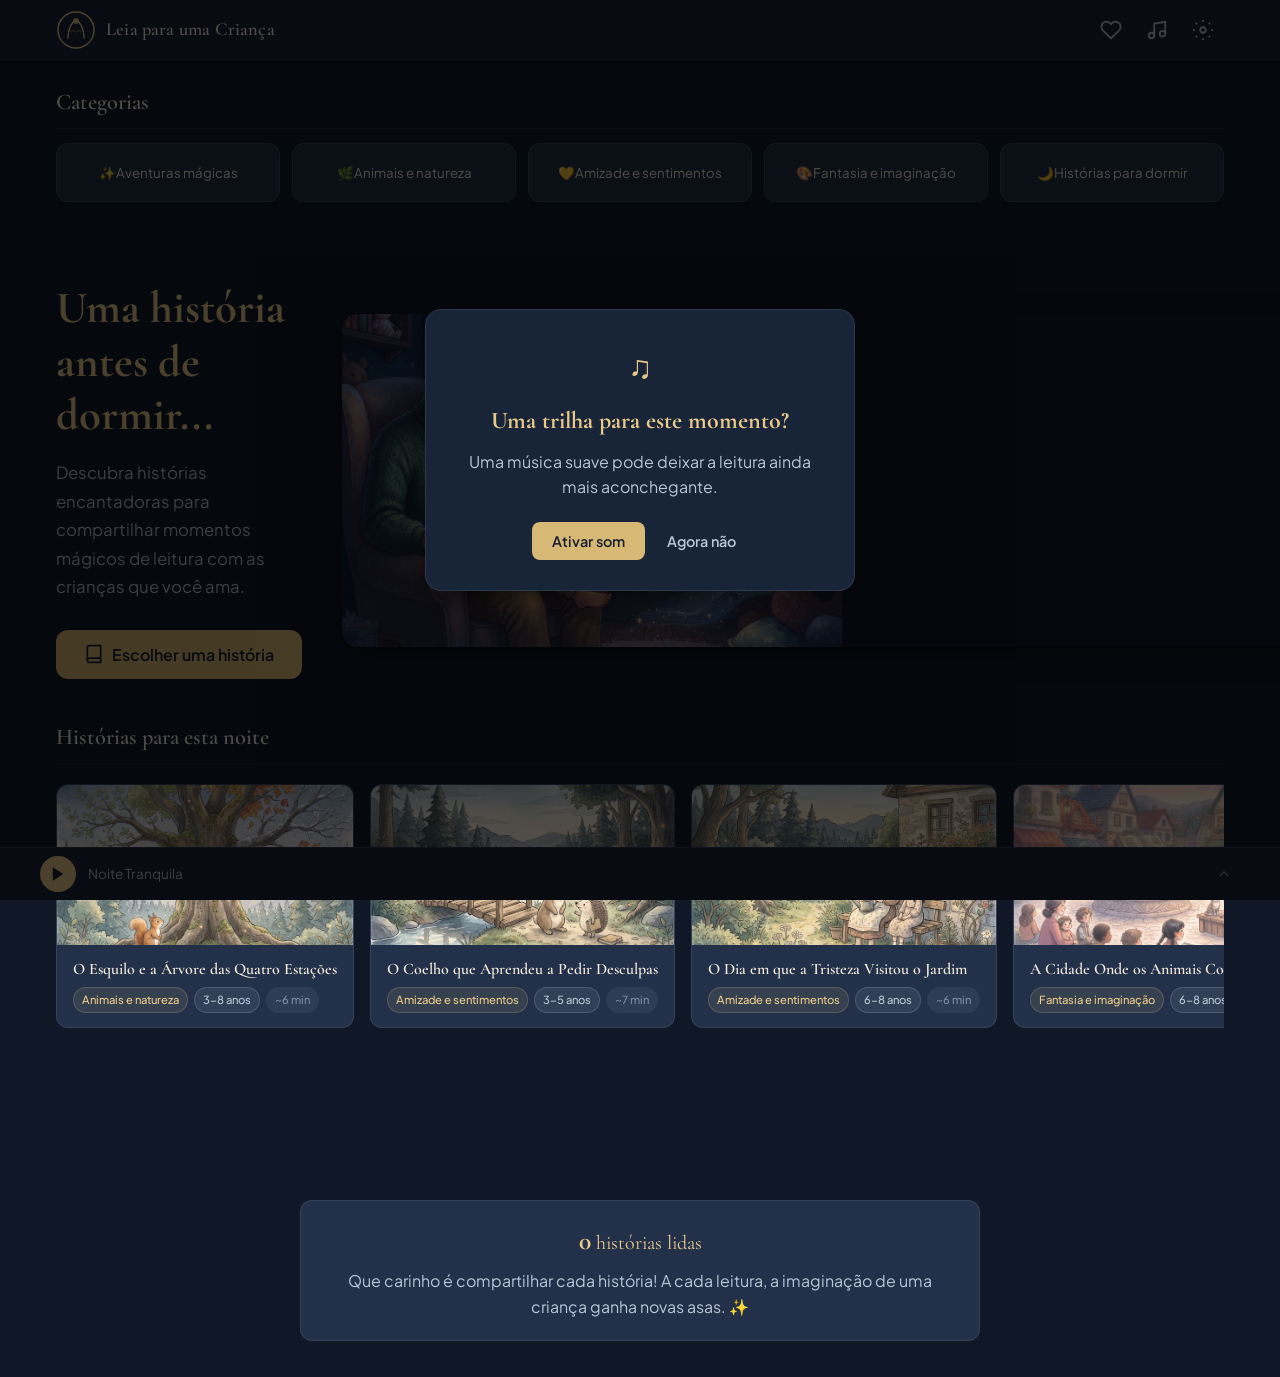
<file: index.html>
<!DOCTYPE html>
<html lang="pt-BR">
<head>
  <meta charset="UTF-8">
  <meta name="viewport" content="width=device-width, initial-scale=1.0">
  <meta name="description" content="Leia para uma Criança — Uma biblioteca digital de histórias infantis para ler antes de dormir.">
  <meta name="theme-color" content="#101827">
  <meta name="apple-mobile-web-app-capable" content="yes">
  <meta name="apple-mobile-web-app-status-bar-style" content="black-translucent">
  <title>Leia para uma Criança</title>
  <link rel="manifest" href="manifest.json">
  <link rel="icon" type="image/svg+xml" href="assets/icons/book-moon.svg">
  <link rel="preconnect" href="https://fonts.googleapis.com">
  <link rel="preconnect" href="https://fonts.gstatic.com" crossorigin>
  <link href="https://fonts.googleapis.com/css2?family=Cormorant+Garamond:ital,wght@0,400;0,600;0,700;1,400;1,600&family=Lora:ital,wght@0,400;0,500;0,600;0,700;1,400;1,500&family=Plus+Jakarta+Sans:wght@400;500;600;700&display=swap" rel="stylesheet">
  <link rel="stylesheet" href="css/style.css">
  <link rel="stylesheet" href="css/components.css">
  <link rel="stylesheet" href="css/reader.css">
</head>
<body data-theme="dark">
  <!-- ==================== HEADER ==================== -->
  <header class="app-header" id="appHeader">
    <div class="header-inner">
      <a href="#" class="logo" id="logoLink" aria-label="Página inicial">
        <svg class="logo-icon" viewBox="0 0 40 40" width="40" height="40" aria-hidden="true">
          <circle cx="20" cy="20" r="18" fill="none" stroke="#E8C98A" stroke-width="1.5"/>
          <path d="M12 28 C12 18, 16 12, 20 10 C24 12, 28 18, 28 28" fill="none" stroke="#E8C98A" stroke-width="1.5" stroke-linecap="round"/>
          <circle cx="20" cy="11" r="3" fill="#E8C98A" opacity="0.8"/>
          <path d="M14 22 Q17 19, 20 22 Q23 19, 26 22" fill="none" stroke="#E8C98A" stroke-width="1" opacity="0.5"/>
        </svg>
        <span class="logo-text">Leia para uma Criança</span>
      </a>
      <nav class="header-nav">
        <button class="nav-btn" id="btnFavoritesNav" aria-label="Favoritos" title="Favoritos">
          <svg width="22" height="22" viewBox="0 0 24 24" fill="none" stroke="currentColor" stroke-width="2"><path d="M20.84 4.61a5.5 5.5 0 0 0-7.78 0L12 5.67l-1.06-1.06a5.5 5.5 0 0 0-7.78 7.78l1.06 1.06L12 21.23l7.78-7.78 1.06-1.06a5.5 5.5 0 0 0 0-7.78z"/></svg>
        </button>
        <button class="nav-btn" id="btnMusicNav" aria-label="Músicas" title="Central de músicas">
          <svg width="22" height="22" viewBox="0 0 24 24" fill="none" stroke="currentColor" stroke-width="2"><path d="M9 18V5l12-2v13"/><circle cx="6" cy="18" r="3"/><circle cx="18" cy="16" r="3"/></svg>
          <span class="music-indicator" id="musicIndicator" hidden></span>
        </button>
        <button class="nav-btn" id="btnSettingsNav" aria-label="Preferências" title="Preferências">
          <svg width="22" height="22" viewBox="0 0 24 24" fill="none" stroke="currentColor" stroke-width="2"><circle cx="12" cy="12" r="3"/><path d="M12 1v2M12 21v2M4.22 4.22l1.42 1.42M18.36 18.36l1.42 1.42M1 12h2M21 12h2M4.22 19.78l1.42-1.42M18.36 5.64l1.42-1.42"/></svg>
        </button>
      </nav>
    </div>
  </header>

  <!-- ==================== MAIN CONTENT ==================== -->
  <main class="main-content" id="mainContent">
    <section class="home-section category-section-global" id="categorySection">
      <h2 class="section-title">Categorias</h2>
      <div class="categories-grid" id="categoriesGrid"></div>
    </section>
    
    <!-- ===== HOME PAGE ===== -->
    <section class="page page-home active" id="pageHome">
      <div class="hero">
        <div class="hero-content">
          <h1 class="hero-title">Uma história antes de dormir...</h1>
          <p class="hero-subtitle">Descubra histórias encantadoras para compartilhar momentos mágicos de leitura com as crianças que você ama.</p>
          <button class="btn btn-primary btn-lg" id="btnChooseStory">
            <svg width="20" height="20" viewBox="0 0 24 24" fill="none" stroke="currentColor" stroke-width="2"><path d="M4 19.5A2.5 2.5 0 0 1 6.5 17H20"/><path d="M6.5 2H20v20H6.5A2.5 2.5 0 0 1 4 19.5v-15A2.5 2.5 0 0 1 6.5 2z"/></svg>
            Escolher uma história
          </button>
        </div>
        <div class="hero-illustration">
          <div class="hero-img-placeholder" id="heroIllustration">
            <img src="assets/illustrations/tela_inicio.jpg" alt="Aventura sonhadora em aquarela sob a luz da lua" fetchpriority="high">
          </div>
        </div>
      </div>

      <!-- Continue reading -->
      <section class="home-section" id="sectionContinue" hidden>
        <h2 class="section-title">Continue de onde parou</h2>
        <div class="story-cards-row" id="continueCards"></div>
      </section>

      <!-- Tonight's stories -->
      <section class="home-section" id="sectionTonight">
        <h2 class="section-title">Histórias para esta noite</h2>
        <div class="story-cards-row" id="tonightCards"></div>
      </section>

    </section>

    <!-- ===== LIBRARY PAGE ===== -->
    <section class="page page-library" id="pageLibrary">
      <div class="library-header">
        <h2 class="page-title">Biblioteca</h2>
        <div class="library-controls">
          <div class="search-box">
            <svg width="18" height="18" viewBox="0 0 24 24" fill="none" stroke="currentColor" stroke-width="2"><circle cx="11" cy="11" r="8"/><path d="m21 21-4.35-4.35"/></svg>
            <input type="search" id="searchInput" placeholder="Buscar história..." aria-label="Buscar história">
          </div>
          <div class="filter-row">
            <select id="filterCategory" aria-label="Filtrar por categoria">
              <option value="">Todas as categorias</option>
              <option value="Aventuras mágicas">Aventuras mágicas</option>
              <option value="Animais e natureza">Animais e natureza</option>
              <option value="Amizade e sentimentos">Amizade e sentimentos</option>
              <option value="Fantasia e imaginação">Fantasia e imaginação</option>
              <option value="Histórias para dormir">Histórias para dormir</option>
            </select>
            <select id="filterAge" aria-label="Filtrar por idade">
              <option value="">Todas as idades</option>
              <option value="3-5">3 a 5 anos</option>
              <option value="6-8">6 a 8 anos</option>
              <option value="3-8">3 a 8 anos</option>
            </select>
            <select id="sortStories" aria-label="Ordenar histórias">
              <option value="original">Ordem da coleção</option>
              <option value="title">Nome A–Z</option>
              <option value="duration">Leitura mais curta</option>
            </select>
            <button class="btn btn-sm btn-outline" id="btnShowFavorites">
              <svg width="16" height="16" viewBox="0 0 24 24" fill="none" stroke="currentColor" stroke-width="2"><path d="M20.84 4.61a5.5 5.5 0 0 0-7.78 0L12 5.67l-1.06-1.06a5.5 5.5 0 0 0-7.78 7.78l1.06 1.06L12 21.23l7.78-7.78 1.06-1.06a5.5 5.5 0 0 0 0-7.78z"/></svg>
              Favoritos
            </button>
          </div>
        </div>
      </div>
      <div class="library-results" id="libraryResults">
        <p class="results-count" id="resultsCount"></p>
        <div class="story-cards-grid" id="storyCardsGrid"></div>
        <p class="no-results" id="noResults" hidden>Nenhuma história encontrada.</p>
      </div>
    </section>

    <!-- ===== READER PAGE ===== -->
    <section class="page page-reader" id="pageReader">
      <div class="reader-header">
        <button class="btn btn-ghost" id="btnBackLibrary" aria-label="Voltar à biblioteca">
          <svg width="20" height="20" viewBox="0 0 24 24" fill="none" stroke="currentColor" stroke-width="2"><path d="m15 18-6-6 6-6"/></svg>
          <span>Biblioteca</span>
        </button>
        <div class="reader-controls">
          <button class="btn btn-ghost btn-icon" id="btnReaderFav" aria-label="Favoritar" title="Favoritar">
            <svg width="20" height="20" viewBox="0 0 24 24" fill="none" stroke="currentColor" stroke-width="2"><path d="M20.84 4.61a5.5 5.5 0 0 0-7.78 0L12 5.67l-1.06-1.06a5.5 5.5 0 0 0-7.78 7.78l1.06 1.06L12 21.23l7.78-7.78 1.06-1.06a5.5 5.5 0 0 0 0-7.78z"/></svg>
          </button>
          <button class="btn btn-ghost btn-icon" id="btnFontControls" aria-label="Configurações de texto" title="Tamanho do texto">
            <svg width="20" height="20" viewBox="0 0 24 24" fill="none" stroke="currentColor" stroke-width="2"><text x="4" y="18" font-size="14" font-family="serif" fill="currentColor" stroke="none">A</text><text x="14" y="18" font-size="10" font-family="serif" fill="currentColor" stroke="none">A</text></svg>
          </button>
          <button class="btn btn-ghost btn-icon" id="btnThemeToggleReader" aria-label="Alternar tema" title="Alternar tema">
            <svg width="20" height="20" viewBox="0 0 24 24" fill="none" stroke="currentColor" stroke-width="2"><path d="M21 12.79A9 9 0 1 1 11.21 3 7 7 0 0 0 21 12.79z"/></svg>
          </button>
        </div>
      </div>

      <!-- Font control panel -->
      <div class="font-panel" id="fontPanel" hidden>
        <div class="font-panel-inner">
          <div class="font-control">
            <label>Tamanho da fonte</label>
            <div class="font-size-controls">
              <button class="btn btn-sm btn-outline" id="btnFontDecrease" aria-label="Diminuir fonte">A−</button>
              <span class="font-size-value" id="fontSizeValue">21px</span>
              <button class="btn btn-sm btn-outline" id="btnFontIncrease" aria-label="Aumentar fonte">A+</button>
            </div>
          </div>
          <div class="font-control">
            <label>Espaçamento entre linhas</label>
            <div class="font-size-controls">
              <button class="btn btn-sm btn-outline" id="btnSpacingDecrease" aria-label="Diminuir espaçamento">−</button>
              <span class="font-size-value" id="spacingValue">1.8</span>
              <button class="btn btn-sm btn-outline" id="btnSpacingIncrease" aria-label="Aumentar espaçamento">+</button>
            </div>
          </div>
        </div>
      </div>

      <article class="reader-content" id="readerContent">
        <div class="reader-illustration" id="readerIllustration"></div>
        <div class="reader-meta">
          <span class="badge badge-category" id="readerCategory"></span>
          <span class="badge badge-age" id="readerAge"></span>
          <span class="badge badge-time" id="readerTime"></span>
        </div>
        <h1 class="reader-title" id="readerTitle"></h1>
        <div class="reader-text" id="readerText"></div>
        <p class="reader-ending" aria-label="Fim da história">FIM</p>
        <div class="reader-complete-wrap">
          <button class="btn btn-primary" id="btnMarkStoryRead">✓ Marcar história como lida</button>
        </div>
      </article>

      <aside class="reading-progress" id="readingProgress" aria-label="Progresso da leitura" aria-hidden="true">
        <span class="reading-progress-track"><span class="reading-progress-thumb" id="readingProgressThumb"></span></span>
      </aside>

      <div class="reader-nav">
        <button class="btn btn-ghost" id="btnPrevStory" aria-label="História anterior">
          <svg width="18" height="18" viewBox="0 0 24 24" fill="none" stroke="currentColor" stroke-width="2"><path d="m15 18-6-6 6-6"/></svg>
          <span>Anterior</span>
        </button>
        <button class="btn btn-ghost" id="btnNextStory" aria-label="Próxima história">
          <span>Próxima</span>
          <svg width="18" height="18" viewBox="0 0 24 24" fill="none" stroke="currentColor" stroke-width="2"><path d="m9 18 6-6-6-6"/></svg>
        </button>
      </div>
    </section>

    <!-- ===== MUSIC PANEL (overlay) ===== -->
    <div class="music-panel" id="musicPanel" hidden>
      <div class="music-panel-backdrop" id="musicPanelBackdrop"></div>
      <div class="music-panel-content">
        <div class="music-panel-header">
          <h2>Central de Músicas</h2>
          <button class="btn btn-ghost btn-icon" id="btnCloseMusic" aria-label="Fechar">
            <svg width="22" height="22" viewBox="0 0 24 24" fill="none" stroke="currentColor" stroke-width="2"><path d="M18 6 6 18"/><path d="m6 6 12 12"/></svg>
          </button>
        </div>
        <div class="music-tracks" id="musicTracks"></div>
        <p class="audio-unavailable" id="audioUnavailable" role="status" hidden>As trilhas de áudio ainda não estão disponíveis neste projeto.</p>
        <button class="btn btn-sm btn-outline repeat-toggle" id="btnRepeat" type="button" aria-pressed="true">Repetir trilha: ligado</button>
        <div class="music-controls">
          <div class="volume-control">
            <svg width="18" height="18" viewBox="0 0 24 24" fill="none" stroke="currentColor" stroke-width="2"><polygon points="11 5 6 9 2 9 2 15 6 15 11 19 11 5"/><path d="M19.07 4.93a10 10 0 0 1 0 14.14"/><path d="M15.54 8.46a5 5 0 0 1 0 7.07"/></svg>
            <input type="range" id="volumeSlider" min="0" max="100" value="40" aria-label="Volume">
            <span class="volume-value" id="volumeValue">40%</span>
          </div>
          <div class="timer-control">
            <label>Temporizador</label>
            <div class="timer-buttons">
              <button class="btn btn-sm btn-outline timer-btn" data-time="15">15 min</button>
              <button class="btn btn-sm btn-outline timer-btn" data-time="30">30 min</button>
              <button class="btn btn-sm btn-outline timer-btn" data-time="45">45 min</button>
              <button class="btn btn-sm btn-outline timer-btn" data-time="60">60 min</button>
              <button class="btn btn-sm btn-outline timer-btn timer-cancel" data-time="0" hidden>Cancelar</button>
            </div>
            <p class="timer-status" id="timerStatus" hidden></p>
          </div>
        </div>
      </div>
    </div>

    <!-- ===== SETTINGS PANEL (overlay) ===== -->
    <div class="settings-panel" id="settingsPanel" hidden>
      <div class="settings-backdrop" id="settingsBackdrop"></div>
      <div class="settings-content">
        <div class="settings-header">
          <h2>Preferências</h2>
          <button class="btn btn-ghost btn-icon" id="btnCloseSettings" aria-label="Fechar">
            <svg width="22" height="22" viewBox="0 0 24 24" fill="none" stroke="currentColor" stroke-width="2"><path d="M18 6 6 18"/><path d="m6 6 12 12"/></svg>
          </button>
        </div>
        <div class="settings-body">
          <div class="setting-item">
            <label>Tema</label>
            <div class="toggle-group">
              <button class="toggle-btn active" data-theme="dark" id="themeDark">Noturno</button>
              <button class="toggle-btn" data-theme="light" id="themeLight">Claro</button>
            </div>
          </div>
          <div class="setting-item">
            <label>Tamanho da fonte</label>
            <div class="font-size-controls">
              <button class="btn btn-sm btn-outline" id="btnSettingFontDec">A−</button>
              <span class="font-size-value" id="settingFontSize">21px</span>
              <button class="btn btn-sm btn-outline" id="btnSettingFontInc">A+</button>
            </div>
          </div>
          <div class="setting-item">
            <label>Volume padrão</label>
            <input type="range" id="settingVolume" min="0" max="100" value="40" aria-label="Volume padrão">
            <span id="settingVolumeVal">40%</span>
          </div>
          <div class="setting-item">
            <label>Trilha preferida</label>
            <select id="settingTrack" aria-label="Trilha preferida">
              <option value="0">Noite Tranquila</option>
              <option value="1">Chuva na Janela</option>
              <option value="2">Floresta dos Sonhos</option>
              <option value="3">Caixinha de Música</option>
              <option value="4">Sono Profundo</option>
            </select>
          </div>
        </div>
      </div>
    </div>

    <section class="home-section reading-love" id="readingLove" aria-live="polite">
      <p><strong id="storiesReadCount">0</strong> histórias lidas</p>
      <span>Que carinho é compartilhar cada história! A cada leitura, a imaginação de uma criança ganha novas asas. ✨</span>
    </section>
  </main>

  <div class="sound-prompt" id="soundPrompt" hidden>
    <div class="sound-prompt-backdrop"></div>
    <section class="sound-prompt-card" role="dialog" aria-modal="true" aria-labelledby="soundPromptTitle">
      <span aria-hidden="true">♫</span>
      <h2 id="soundPromptTitle">Uma trilha para este momento?</h2>
      <p>Uma música suave pode deixar a leitura ainda mais aconchegante.</p>
      <div><button class="btn btn-primary" id="btnEnableSound">Ativar som</button><button class="btn btn-ghost" id="btnSkipSound">Agora não</button></div>
    </section>
  </div>

  <!-- ===== MINI PLAYER ===== -->
  <div class="mini-player" id="miniPlayer" hidden>
    <div class="mini-player-inner">
      <button class="mini-player-play" id="miniPlayerPlay" aria-label="Reproduzir/Pausar">
        <svg class="icon-play" width="18" height="18" viewBox="0 0 24 24" fill="currentColor"><polygon points="5 3 19 12 5 21 5 3"/></svg>
        <svg class="icon-pause" width="18" height="18" viewBox="0 0 24 24" fill="currentColor" hidden><rect x="6" y="4" width="4" height="16"/><rect x="14" y="4" width="4" height="16"/></svg>
      </button>
      <span class="mini-player-title" id="miniPlayerTitle">Noite Tranquila</span>
      <span class="mini-player-timer" id="miniPlayerTimer" hidden></span>
      <button class="mini-player-expand" id="miniPlayerExpand" aria-label="Abrir central de músicas">
        <svg width="16" height="16" viewBox="0 0 24 24" fill="none" stroke="currentColor" stroke-width="2"><path d="m18 15-6-6-6 6"/></svg>
      </button>
    </div>
  </div>

  <!-- ===== OFFLINE INDICATOR ===== -->
  <div class="offline-indicator" id="offlineIndicator" hidden>
    <svg width="16" height="16" viewBox="0 0 24 24" fill="none" stroke="currentColor" stroke-width="2"><line x1="1" y1="1" x2="23" y2="23"/><path d="M16.72 11.06A10.94 10.94 0 0 1 19 12.55"/><path d="M5 12.55a10.94 10.94 0 0 1 5.17-2.39"/><path d="M10.71 5.05A16 16 0 0 1 22.56 9"/><path d="M1.42 9a15.91 15.91 0 0 1 4.7-2.88"/><path d="M8.53 16.11a6 6 0 0 1 6.95 0"/><line x1="12" y1="20" x2="12.01" y2="20"/></svg>
    <span>Modo offline</span>
  </div>

  <script type="module" src="js/app.js"></script>
</body>
</html>
</file>
<file: css/style.css>
/* ============================================
   LEIA PARA UMA CRIANÇA — Main Styles
   ============================================ */

/* ---------- CSS Custom Properties ---------- */
:root {
  /* Dark theme (default) */
  --bg-primary: #101827;
  --bg-secondary: #182438;
  --bg-surface: #223149;
  --bg-surface-hover: #2a3d5a;
  --text-primary: #F4EBDD;
  --text-secondary: #B9C4D4;
  --text-muted: #7d8da0;
  --accent: #E8C98A;
  --accent-hover: #f0d69a;
  --btn-bg: #D8B875;
  --btn-text: #172033;
  --btn-hover: #e5c882;
  --border-color: rgba(184, 196, 212, 0.12);
  --shadow-sm: 0 1px 3px rgba(0,0,0,0.3);
  --shadow-md: 0 4px 12px rgba(0,0,0,0.4);
  --shadow-lg: 0 8px 24px rgba(0,0,0,0.5);
  --radius-sm: 8px;
  --radius-md: 12px;
  --radius-lg: 16px;
  --radius-xl: 20px;
  --transition: 0.2s ease;
  --font-serif: 'Cormorant Garamond', 'Lora', 'Georgia', serif;
  --font-body: 'Lora', 'Georgia', serif;
  --font-ui: 'Plus Jakarta Sans', 'Inter', -apple-system, BlinkMacSystemFont, sans-serif;
  --reader-font-size: 21px;
  --reader-line-height: 1.8;
  --header-height: 60px;
}

[hidden] {
  display: none !important;
}

[data-theme="light"] {
  --bg-primary: #F5F0E8;
  --bg-secondary: #EDE7DC;
  --bg-surface: #FFFFFF;
  --bg-surface-hover: #F8F4EE;
  --text-primary: #2C3E50;
  --text-secondary: #5A6B7D;
  --text-muted: #8896A7;
  --accent: #B8860B;
  --accent-hover: #D4A017;
  --btn-bg: #C4952F;
  --btn-text: #FFFFFF;
  --btn-hover: #D4A53F;
  --border-color: rgba(44, 62, 80, 0.12);
  --shadow-sm: 0 1px 3px rgba(0,0,0,0.08);
  --shadow-md: 0 4px 12px rgba(0,0,0,0.1);
  --shadow-lg: 0 8px 24px rgba(0,0,0,0.12);
}

/* ---------- Reset & Base ---------- */
*, *::before, *::after {
  box-sizing: border-box;
  margin: 0;
  padding: 0;
}

html {
  scroll-behavior: smooth;
  -webkit-text-size-adjust: 100%;
}

body {
  font-family: var(--font-ui);
  background-color: var(--bg-primary);
  color: var(--text-primary);
  line-height: 1.6;
  min-height: 100vh;
  overflow-x: hidden;
  transition: background-color var(--transition), color var(--transition);
}

img {
  max-width: 100%;
  height: auto;
  display: block;
}

button {
  cursor: pointer;
  border: none;
  background: none;
  font-family: inherit;
  color: inherit;
}

input, select {
  font-family: inherit;
  color: inherit;
}

a {
  color: var(--accent);
  text-decoration: none;
}

:focus-visible {
  outline: 2px solid var(--accent);
  outline-offset: 2px;
}

/* Reduced motion */
@media (prefers-reduced-motion: reduce) {
  *, *::before, *::after {
    animation-duration: 0.01ms !important;
    transition-duration: 0.01ms !important;
  }
  html { scroll-behavior: auto; }
}

/* ---------- Scrollbar ---------- */
::-webkit-scrollbar {
  width: 6px;
}
::-webkit-scrollbar-track {
  background: var(--bg-secondary);
}
::-webkit-scrollbar-thumb {
  background: var(--bg-surface);
  border-radius: 3px;
}

/* ---------- Header ---------- */
.app-header {
  position: fixed;
  top: 0;
  left: 0;
  right: 0;
  height: var(--header-height);
  background: var(--bg-secondary);
  border-bottom: 1px solid var(--border-color);
  z-index: 100;
  backdrop-filter: blur(10px);
  -webkit-backdrop-filter: blur(10px);
}

.header-inner {
  max-width: 1200px;
  margin: 0 auto;
  padding: 0 16px;
  height: 100%;
  display: flex;
  align-items: center;
  justify-content: space-between;
}

.logo {
  display: flex;
  align-items: center;
  gap: 10px;
  color: var(--text-primary);
  text-decoration: none;
}

.logo-icon {
  flex-shrink: 0;
}

.logo-text {
  font-family: var(--font-serif);
  font-size: 1.15rem;
  font-weight: 600;
  letter-spacing: 0.01em;
}

.header-nav {
  display: flex;
  align-items: center;
  gap: 4px;
}

.nav-btn {
  position: relative;
  width: 42px;
  height: 42px;
  display: flex;
  align-items: center;
  justify-content: center;
  border-radius: var(--radius-sm);
  color: var(--text-secondary);
  transition: color var(--transition), background var(--transition);
}

.nav-btn:hover, .nav-btn:focus-visible {
  color: var(--accent);
  background: var(--bg-surface);
}

.music-indicator {
  position: absolute;
  top: 8px;
  right: 8px;
  width: 8px;
  height: 8px;
  border-radius: 50%;
  background: var(--accent);
  animation: pulse 2s infinite;
}

@keyframes pulse {
  0%, 100% { opacity: 1; }
  50% { opacity: 0.4; }
}

/* ---------- Main Content ---------- */
.main-content {
  padding-top: var(--header-height);
  min-height: 100vh;
}

.page {
  display: none;
  padding: 24px 16px 100px;
  max-width: 1200px;
  margin: 0 auto;
}

.page.active {
  display: block;
}

/* ---------- Hero ---------- */
.hero {
  display: flex;
  align-items: center;
  justify-content: space-between;
  gap: 40px;
  padding: 48px 0 40px;
}

.hero-content {
  flex: 1;
  max-width: 520px;
}

.hero-title {
  font-family: var(--font-serif);
  font-size: clamp(1.8rem, 5vw, 2.8rem);
  font-weight: 700;
  line-height: 1.2;
  color: var(--accent);
  margin-bottom: 16px;
}

.hero-subtitle {
  font-size: 1.05rem;
  color: var(--text-secondary);
  line-height: 1.7;
  margin-bottom: 28px;
}

.hero-illustration {
  flex-shrink: 0;
}

.hero-img-placeholder {
  border-radius: var(--radius-lg);
  overflow: hidden;
  box-shadow: var(--shadow-lg);
}

.hero-img-placeholder img {
  display: block;
  width: min(100%, 500px);
  height: auto;
  aspect-ratio: 3 / 2;
  object-fit: cover;
}

/* ---------- Buttons ---------- */
.btn {
  display: inline-flex;
  align-items: center;
  justify-content: center;
  gap: 8px;
  padding: 10px 20px;
  font-size: 0.9rem;
  font-weight: 600;
  border-radius: var(--radius-sm);
  transition: all var(--transition);
  white-space: nowrap;
}

.btn-primary {
  background: var(--btn-bg);
  color: var(--btn-text);
}

.btn-primary:hover {
  background: var(--btn-hover);
  transform: translateY(-1px);
  box-shadow: var(--shadow-md);
}

.btn-lg {
  padding: 14px 28px;
  font-size: 1rem;
  border-radius: var(--radius-md);
}

.btn-sm {
  padding: 6px 12px;
  font-size: 0.8rem;
}

.btn-outline {
  border: 1px solid var(--border-color);
  color: var(--text-secondary);
  background: transparent;
}

.btn-outline:hover {
  border-color: var(--accent);
  color: var(--accent);
  background: rgba(232, 201, 138, 0.05);
}

.btn-outline.active {
  border-color: var(--accent);
  color: var(--accent);
  background: rgba(232, 201, 138, 0.1);
}

.btn-ghost {
  color: var(--text-secondary);
  padding: 8px 12px;
}

.btn-ghost:hover {
  color: var(--accent);
  background: rgba(232, 201, 138, 0.08);
}

.btn-icon {
  width: 40px;
  height: 40px;
  padding: 0;
  border-radius: var(--radius-sm);
}

/* ---------- Home Sections ---------- */
.home-section {
  margin-bottom: 40px;
}

.category-section-global {
  max-width: 1200px;
  margin: 0 auto 8px;
  padding: 24px 16px 0;
}

.category-section-global .section-title {
  margin-bottom: 14px;
}

.section-title {
  font-family: var(--font-serif);
  font-size: 1.4rem;
  font-weight: 600;
  color: var(--text-primary);
  margin-bottom: 20px;
  padding-bottom: 8px;
  border-bottom: 1px solid var(--border-color);
}

.page-title {
  font-family: var(--font-serif);
  font-size: 1.6rem;
  font-weight: 700;
  color: var(--text-primary);
  margin-bottom: 20px;
}

/* ---------- Categories Grid ---------- */
.categories-grid {
  display: grid;
  grid-template-columns: repeat(auto-fill, minmax(200px, 1fr));
  gap: 12px;
}

.category-card {
  background: var(--bg-surface);
  border: 1px solid var(--border-color);
  border-radius: var(--radius-md);
  padding: 20px 16px;
  cursor: pointer;
  transition: all var(--transition);
  text-align: center;
}

.category-card:hover {
  background: var(--bg-surface-hover);
  border-color: var(--accent);
  transform: translateY(-2px);
  box-shadow: var(--shadow-md);
}

.category-icon {
  font-size: 1.8rem;
  margin-bottom: 8px;
  display: block;
}

.category-name {
  font-family: var(--font-serif);
  font-size: 1rem;
  font-weight: 600;
  color: var(--text-primary);
  margin-bottom: 4px;
}

.category-count {
  font-size: 0.8rem;
  color: var(--text-muted);
}

/* ---------- Story Cards ---------- */
.story-cards-row {
  display: flex;
  gap: 16px;
  overflow-x: auto;
  padding-bottom: 8px;
  scroll-snap-type: x mandatory;
  -webkit-overflow-scrolling: touch;
}

.story-cards-row::-webkit-scrollbar {
  height: 4px;
}

.story-cards-grid {
  display: grid;
  grid-template-columns: repeat(auto-fill, minmax(260px, 1fr));
  gap: 16px;
}

.story-card {
  background: var(--bg-surface);
  border: 1px solid var(--border-color);
  border-radius: var(--radius-md);
  overflow: hidden;
  cursor: pointer;
  transition: all var(--transition);
  scroll-snap-align: start;
  min-width: 240px;
  flex-shrink: 0;
}

.story-card:hover {
  border-color: var(--accent);
  transform: translateY(-3px);
  box-shadow: var(--shadow-lg);
}

.story-card:focus-visible {
  outline: 2px solid var(--accent);
  outline-offset: 3px;
}

.story-card-read::after {
  content: '✓ Já começou';
  position: absolute;
  top: 8px;
  right: 8px;
  padding: 4px 8px;
  border-radius: 20px;
  color: var(--btn-text);
  background: var(--btn-bg);
  font-size: 0.68rem;
}

.story-card { position: relative; }

.story-card-image {
  width: 100%;
  height: 160px;
  object-fit: cover;
  background: var(--bg-secondary);
}

.story-card-image-placeholder {
  width: 100%;
  height: 160px;
  background: linear-gradient(135deg, var(--bg-secondary), var(--bg-surface));
  display: flex;
  align-items: center;
  justify-content: center;
  color: var(--text-muted);
  font-size: 2rem;
  flex-direction: column;
  gap: 8px;
  font-family: var(--font-body);
  font-size: 0.75rem;
  letter-spacing: 0.04em;
  background: radial-gradient(ellipse at 75% 25%, rgba(232,201,138,.16), transparent 40%), linear-gradient(145deg, #182438, #24334a 62%, #1b2940);
}

.cover-placeholder-stars {
  color: var(--accent);
  font-family: var(--font-serif);
  font-size: 1.5rem;
}

.story-card-body {
  padding: 14px 16px;
}

.story-card-title {
  font-family: var(--font-serif);
  font-size: 1rem;
  font-weight: 600;
  color: var(--text-primary);
  margin-bottom: 8px;
  line-height: 1.3;
  display: -webkit-box;
  -webkit-line-clamp: 2;
  -webkit-box-orient: vertical;
  overflow: hidden;
}

.story-card-meta {
  display: flex;
  flex-wrap: wrap;
  gap: 6px;
  align-items: center;
}

.badge {
  display: inline-flex;
  align-items: center;
  gap: 4px;
  padding: 3px 8px;
  font-size: 0.7rem;
  font-weight: 500;
  border-radius: 20px;
  background: rgba(232, 201, 138, 0.1);
  color: var(--accent);
  border: 1px solid rgba(232, 201, 138, 0.2);
}

.badge-age {
  background: rgba(185, 196, 212, 0.1);
  color: var(--text-secondary);
  border-color: rgba(185, 196, 212, 0.2);
}

.badge-time {
  background: rgba(185, 196, 212, 0.08);
  color: var(--text-muted);
  border-color: transparent;
}

.story-card-read {
  position: relative;
}

.story-card-read::after {
  content: '✓ Já começou';
  position: absolute;
  top: 8px;
  right: 8px;
  font-size: 0.65rem;
  padding: 2px 6px;
  border-radius: 10px;
  background: rgba(232, 201, 138, 0.9);
  color: var(--btn-text);
  font-weight: 600;
}

.story-card-fav {
  position: relative;
}

.story-card-fav::before {
  content: '♥';
  position: absolute;
  top: 8px;
  left: 8px;
  font-size: 1rem;
  color: #e74c6f;
  z-index: 2;
  text-shadow: 0 1px 3px rgba(0,0,0,0.3);
}

/* ---------- Library ---------- */
.library-header {
  margin-bottom: 24px;
}

.library-controls {
  display: flex;
  flex-direction: column;
  gap: 12px;
}

.search-box {
  display: flex;
  align-items: center;
  gap: 10px;
  background: var(--bg-surface);
  border: 1px solid var(--border-color);
  border-radius: var(--radius-sm);
  padding: 10px 14px;
  transition: border-color var(--transition);
}

.search-box:focus-within {
  border-color: var(--accent);
}

.search-box svg {
  flex-shrink: 0;
  color: var(--text-muted);
}

.search-box input {
  flex: 1;
  background: none;
  border: none;
  font-size: 0.95rem;
  color: var(--text-primary);
  outline: none;
}

.search-box input::placeholder {
  color: var(--text-muted);
}

.filter-row {
  display: flex;
  gap: 8px;
  flex-wrap: wrap;
  align-items: center;
}

.filter-row select {
  background: var(--bg-surface);
  border: 1px solid var(--border-color);
  border-radius: var(--radius-sm);
  padding: 8px 12px;
  font-size: 0.85rem;
  color: var(--text-primary);
  cursor: pointer;
  appearance: auto;
}

#btnShowFavorites.active {
  border-color: var(--accent);
  color: var(--accent);
}

.results-count {
  font-size: 0.85rem;
  color: var(--text-muted);
  margin-bottom: 16px;
}

.no-results {
  text-align: center;
  color: var(--text-muted);
  padding: 60px 20px;
  font-size: 1rem;
}

/* ---------- Music Panel ---------- */
.reading-love {
  max-width: 680px;
  margin: 24px auto 36px;
  padding: 20px 24px;
  text-align: center;
  color: var(--text-secondary);
  background: var(--bg-surface);
  border: 1px solid var(--border-color);
  border-radius: var(--radius-md);
  line-height: 1.6;
}
.reading-love p { margin-bottom: 6px; color: var(--accent); font-family: var(--font-serif); font-size: 1.25rem; }
.reading-love strong { font-size: 1.6rem; }

.sound-prompt[hidden] { display: none; }
.sound-prompt { position: fixed; inset: 0; z-index: 300; display: grid; place-items: center; padding: 20px; }
.sound-prompt-backdrop { position: absolute; inset: 0; background: rgba(0,0,0,.68); }
.sound-prompt-card { position: relative; width: min(100%, 430px); padding: 30px; text-align: center; background: var(--bg-secondary); border: 1px solid var(--border-color); border-radius: var(--radius-lg); box-shadow: var(--shadow-lg); }
.sound-prompt-card > span { color: var(--accent); font-size: 2rem; }
.sound-prompt-card h2 { margin: 10px 0; font-family: var(--font-serif); color: var(--accent); }
.sound-prompt-card p { margin-bottom: 22px; color: var(--text-secondary); line-height: 1.55; }
.sound-prompt-card > div { display: flex; justify-content: center; align-items: center; gap: 10px; }

/* ---------- Music Panel ---------- */
.music-panel {
  position: fixed;
  top: 0;
  left: 0;
  right: 0;
  bottom: 0;
  z-index: 200;
  display: flex;
  align-items: flex-end;
  justify-content: center;
}

.music-panel-backdrop {
  position: absolute;
  inset: 0;
  background: rgba(0, 0, 0, 0.6);
}

.music-panel-content {
  position: relative;
  width: 100%;
  max-width: 500px;
  max-height: 85vh;
  overflow-y: auto;
  background: var(--bg-secondary);
  border-radius: var(--radius-xl) var(--radius-xl) 0 0;
  padding: 24px;
  box-shadow: var(--shadow-lg);
}

.music-panel-header {
  display: flex;
  align-items: center;
  justify-content: space-between;
  margin-bottom: 20px;
}

.music-panel-header h2 {
  font-family: var(--font-serif);
  font-size: 1.3rem;
  font-weight: 600;
}

.music-tracks {
  display: flex;
  flex-direction: column;
  gap: 8px;
  margin-bottom: 20px;
}

.music-track {
  display: flex;
  align-items: center;
  gap: 12px;
  padding: 12px 14px;
  background: var(--bg-surface);
  border: 1px solid var(--border-color);
  border-radius: var(--radius-sm);
  cursor: pointer;
  transition: all var(--transition);
}

.music-track:hover {
  border-color: var(--accent);
  background: var(--bg-surface-hover);
}

.music-track.active {
  border-color: var(--accent);
  background: rgba(232, 201, 138, 0.08);
}

.audio-unavailable {
  border: 1px solid var(--border-color);
  border-radius: var(--radius-sm);
  padding: 10px 12px;
  color: var(--text-secondary);
  font-size: 0.85rem;
}

.music-track-icon {
  width: 36px;
  height: 36px;
  border-radius: 50%;
  background: rgba(232, 201, 138, 0.15);
  display: flex;
  align-items: center;
  justify-content: center;
  color: var(--accent);
  flex-shrink: 0;
}

.music-track-info {
  flex: 1;
}

.music-track-name {
  font-weight: 600;
  font-size: 0.9rem;
  color: var(--text-primary);
}

.music-track-desc {
  font-size: 0.75rem;
  color: var(--text-muted);
}

.music-controls {
  display: flex;
  flex-direction: column;
  gap: 16px;
}

.volume-control {
  display: flex;
  align-items: center;
  gap: 10px;
}

.volume-control svg {
  flex-shrink: 0;
  color: var(--text-secondary);
}

.volume-control input[type="range"] {
  flex: 1;
  height: 4px;
  -webkit-appearance: none;
  appearance: none;
  background: var(--bg-surface);
  border-radius: 2px;
  outline: none;
}

.volume-control input[type="range"]::-webkit-slider-thumb {
  -webkit-appearance: none;
  width: 16px;
  height: 16px;
  border-radius: 50%;
  background: var(--accent);
  cursor: pointer;
}

.volume-value {
  font-size: 0.8rem;
  color: var(--text-muted);
  min-width: 36px;
  text-align: right;
}

.timer-control label {
  font-size: 0.85rem;
  color: var(--text-secondary);
  margin-bottom: 8px;
  display: block;
}

.timer-buttons {
  display: flex;
  gap: 8px;
  flex-wrap: wrap;
}

.timer-btn.active {
  border-color: var(--accent);
  color: var(--accent);
  background: rgba(232, 201, 138, 0.1);
}

.timer-status {
  font-size: 0.8rem;
  color: var(--accent);
  margin-top: 8px;
}

/* ---------- Settings Panel ---------- */
.settings-panel {
  position: fixed;
  top: 0;
  left: 0;
  right: 0;
  bottom: 0;
  z-index: 200;
  display: flex;
  align-items: flex-end;
  justify-content: center;
}

.settings-backdrop {
  position: absolute;
  inset: 0;
  background: rgba(0, 0, 0, 0.6);
}

.settings-content {
  position: relative;
  width: 100%;
  max-width: 500px;
  max-height: 85vh;
  overflow-y: auto;
  background: var(--bg-secondary);
  border-radius: var(--radius-xl) var(--radius-xl) 0 0;
  padding: 24px;
  box-shadow: var(--shadow-lg);
}

.settings-header {
  display: flex;
  align-items: center;
  justify-content: space-between;
  margin-bottom: 20px;
}

.settings-header h2 {
  font-family: var(--font-serif);
  font-size: 1.3rem;
  font-weight: 600;
}

.settings-body {
  display: flex;
  flex-direction: column;
  gap: 20px;
}

.setting-item {
  display: flex;
  flex-direction: column;
  gap: 8px;
}

.setting-item label {
  font-size: 0.85rem;
  color: var(--text-secondary);
  font-weight: 500;
}

.setting-item select {
  background: var(--bg-surface);
  border: 1px solid var(--border-color);
  border-radius: var(--radius-sm);
  padding: 10px 12px;
  font-size: 0.9rem;
}

.setting-item input[type="range"] {
  -webkit-appearance: none;
  appearance: none;
  height: 4px;
  background: var(--bg-surface);
  border-radius: 2px;
  outline: none;
}

.setting-item input[type="range"]::-webkit-slider-thumb {
  -webkit-appearance: none;
  width: 16px;
  height: 16px;
  border-radius: 50%;
  background: var(--accent);
  cursor: pointer;
}

.toggle-group {
  display: flex;
  gap: 4px;
  background: var(--bg-surface);
  padding: 4px;
  border-radius: var(--radius-sm);
}

.toggle-btn {
  flex: 1;
  padding: 8px 16px;
  font-size: 0.85rem;
  font-weight: 500;
  border-radius: 6px;
  color: var(--text-secondary);
  transition: all var(--transition);
}

.toggle-btn.active {
  background: var(--accent);
  color: var(--btn-text);
}

.font-size-controls {
  display: flex;
  align-items: center;
  gap: 12px;
}

.font-size-value {
  font-size: 0.85rem;
  color: var(--text-primary);
  min-width: 40px;
  text-align: center;
  font-weight: 600;
}

/* ---------- Mini Player ---------- */
.mini-player {
  position: fixed;
  bottom: 0;
  left: 0;
  right: 0;
  z-index: 90;
  background: var(--bg-secondary);
  border-top: 1px solid var(--border-color);
  padding: 8px 16px;
}

.mini-player-inner {
  max-width: 1200px;
  margin: 0 auto;
  display: flex;
  align-items: center;
  gap: 12px;
}

.mini-player-play {
  width: 36px;
  height: 36px;
  border-radius: 50%;
  background: var(--accent);
  color: var(--btn-text);
  display: flex;
  align-items: center;
  justify-content: center;
  flex-shrink: 0;
  transition: background var(--transition);
}

.mini-player-play:hover {
  background: var(--accent-hover);
}

.mini-player-title {
  flex: 1;
  font-size: 0.85rem;
  color: var(--text-secondary);
  white-space: nowrap;
  overflow: hidden;
  text-overflow: ellipsis;
}

.mini-player-timer {
  font-size: 0.75rem;
  color: var(--accent);
  font-weight: 600;
  white-space: nowrap;
}

.mini-player-expand {
  width: 32px;
  height: 32px;
  display: flex;
  align-items: center;
  justify-content: center;
  color: var(--text-muted);
  border-radius: var(--radius-sm);
  transition: color var(--transition);
}

.mini-player-expand:hover {
  color: var(--accent);
}

/* ---------- Offline Indicator ---------- */
.offline-indicator {
  position: fixed;
  bottom: 60px;
  left: 50%;
  transform: translateX(-50%);
  z-index: 150;
  display: flex;
  align-items: center;
  gap: 8px;
  padding: 8px 16px;
  background: var(--bg-surface);
  border: 1px solid var(--border-color);
  border-radius: 20px;
  font-size: 0.8rem;
  color: var(--text-muted);
  box-shadow: var(--shadow-md);
}

/* ---------- Responsive ---------- */
@media (max-width: 768px) {
  .hero {
    flex-direction: column;
    text-align: center;
    padding: 32px 0 24px;
    gap: 24px;
  }

  .hero-content {
    max-width: 100%;
  }

  .hero-img-placeholder img {
    width: 100%;
    max-width: 500px;
  }

  .logo-text {
    font-size: 0.95rem;
  }

  .categories-grid {
    grid-template-columns: repeat(2, 1fr);
  }

  .story-cards-grid {
    grid-template-columns: repeat(auto-fill, minmax(200px, 1fr));
  }

  .filter-row {
    flex-direction: column;
    align-items: stretch;
  }

  .filter-row select {
    width: 100%;
  }
}

@media (max-width: 480px) {
  .page {
    padding: 16px 12px 100px;
  }

  .hero-title {
    font-size: 1.6rem;
  }

  .categories-grid {
    grid-template-columns: 1fr 1fr;
    gap: 8px;
  }

  .category-card {
    padding: 14px 10px;
  }

  .story-cards-grid {
    grid-template-columns: 1fr;
  }

  .story-card {
    min-width: 200px;
  }
}

/* ---------- Loading ---------- */
.loading-skeleton {
  background: linear-gradient(90deg, var(--bg-surface) 25%, var(--bg-surface-hover) 50%, var(--bg-surface) 75%);
  background-size: 200% 100%;
  animation: skeleton 1.5s infinite;
  border-radius: var(--radius-sm);
}

@keyframes skeleton {
  0% { background-position: 200% 0; }
  100% { background-position: -200% 0; }
}
</file>
<file: css/components.css>
/* ============================================
   LEIA PARA UMA CRIANÇA — Component Styles
   ============================================ */

/* Additional component-level styles not covered
   by style.css or reader.css */

/* ---------- Toast / Notifications ---------- */
.toast {
  position: fixed;
  bottom: 80px;
  left: 50%;
  transform: translateX(-50%) translateY(20px);
  background: var(--bg-surface);
  color: var(--text-primary);
  padding: 10px 20px;
  border-radius: var(--radius-sm);
  font-size: 0.85rem;
  box-shadow: var(--shadow-lg);
  border: 1px solid var(--border-color);
  z-index: 300;
  opacity: 0;
  transition: opacity 0.3s, transform 0.3s;
  pointer-events: none;
}

.toast.visible {
  opacity: 1;
  transform: translateX(-50%) translateY(0);
}

/* ---------- Install PWA Banner ---------- */
.pwa-banner {
  position: fixed;
  bottom: 60px;
  left: 50%;
  transform: translateX(-50%);
  background: var(--bg-secondary);
  border: 1px solid var(--accent);
  border-radius: var(--radius-md);
  padding: 12px 16px;
  display: flex;
  align-items: center;
  gap: 12px;
  z-index: 90;
  box-shadow: var(--shadow-lg);
  max-width: 400px;
  width: calc(100% - 32px);
}

.pwa-banner-text {
  flex: 1;
  font-size: 0.85rem;
  color: var(--text-secondary);
}

.pwa-banner-text strong {
  color: var(--text-primary);
  display: block;
  margin-bottom: 2px;
}

.pwa-banner-close {
  color: var(--text-muted);
  padding: 4px;
}

/* ---------- Smooth page transitions ---------- */
.page {
  animation: none;
}

.page.active {
  animation: fadeIn 0.25s ease-out;
}

@keyframes fadeIn {
  from { opacity: 0; transform: translateY(8px); }
  to { opacity: 1; transform: translateY(0); }
}

/* ---------- Image loading ---------- */
.img-loading {
  background: linear-gradient(90deg, var(--bg-surface) 25%, var(--bg-surface-hover) 50%, var(--bg-surface) 75%);
  background-size: 200% 100%;
  animation: skeleton 1.5s infinite;
}

/* ---------- Star rating for stories ---------- */
.story-stars {
  display: flex;
  gap: 2px;
}

.story-star {
  color: var(--accent);
  font-size: 0.7rem;
}

/* ---------- Empty state ---------- */
.empty-state {
  text-align: center;
  padding: 48px 24px;
  color: var(--text-muted);
}

.empty-state-icon {
  font-size: 3rem;
  margin-bottom: 16px;
  opacity: 0.4;
}

.empty-state-title {
  font-family: var(--font-serif);
  font-size: 1.2rem;
  color: var(--text-secondary);
  margin-bottom: 8px;
}

.empty-state-text {
  font-size: 0.9rem;
  max-width: 300px;
  margin: 0 auto;
}
</file>
<file: css/reader.css>
/* ============================================
   LEIA PARA UMA CRIANÇA — Reader Styles
   ============================================ */

/* ---------- Reader Header ---------- */
.reader-header {
  display: flex;
  align-items: center;
  justify-content: space-between;
  margin-bottom: 16px;
  padding-bottom: 12px;
  border-bottom: 1px solid var(--border-color);
}

.reader-controls {
  display: flex;
  align-items: center;
  gap: 4px;
}

/* ---------- Font Panel ---------- */
.font-panel {
  background: var(--bg-surface);
  border: 1px solid var(--border-color);
  border-radius: var(--radius-md);
  padding: 16px;
  margin-bottom: 20px;
}

.font-panel-inner {
  display: flex;
  flex-direction: column;
  gap: 14px;
}

.font-control {
  display: flex;
  align-items: center;
  justify-content: space-between;
  gap: 12px;
}

.font-control label {
  font-size: 0.85rem;
  color: var(--text-secondary);
  white-space: nowrap;
}

/* ---------- Reader Content ---------- */
.reader-content {
  max-width: 680px;
  margin: 0 auto;
}

.reader-illustration {
  margin-bottom: 24px;
  border-radius: var(--radius-lg);
  overflow: hidden;
  box-shadow: var(--shadow-lg);
}

.reader-illustration img {
  width: 100%;
  height: auto;
  display: block;
  background: var(--bg-secondary);
}

.reader-illustration-placeholder {
  width: 100%;
  aspect-ratio: 3/2;
  background: linear-gradient(135deg, var(--bg-secondary), var(--bg-surface));
  display: flex;
  align-items: center;
  justify-content: center;
  color: var(--text-muted);
  font-size: 1rem;
  font-family: var(--font-serif);
  letter-spacing: 0.04em;
}

.reader-illustration-placeholder::before {
  content: '✦　☾　✧';
  display: block;
  color: var(--accent);
  font-size: 1.5rem;
  margin-bottom: 8px;
}

.reader-meta {
  display: flex;
  flex-wrap: wrap;
  gap: 8px;
  margin-bottom: 16px;
}

.reader-title {
  font-family: var(--font-serif);
  font-size: clamp(1.6rem, 4vw, 2.2rem);
  font-weight: 700;
  color: var(--accent);
  line-height: 1.25;
  margin-bottom: 28px;
}

.reader-text {
  font-family: var(--font-body);
  font-size: var(--reader-font-size);
  line-height: var(--reader-line-height);
  color: var(--text-primary);
}

.reader-text p {
  margin-bottom: 1.2em;
  text-indent: 1.5em;
}

.reader-text p:first-child {
  text-indent: 0;
}

.reader-text p:first-child::first-letter {
  font-family: var(--font-serif);
  font-size: 3.2em;
  float: left;
  line-height: 0.8;
  margin-right: 8px;
  margin-top: 4px;
  color: var(--accent);
  font-weight: 700;
}

.reader-ending {
  margin: 2rem 0 0;
  text-align: center;
  color: var(--accent);
  font-family: var(--font-serif);
  font-size: 1.65rem;
  font-weight: 700;
  letter-spacing: 0.2em;
}

.reader-complete-wrap {
  display: flex;
  justify-content: center;
  margin: 36px auto 0;
}

/* ---------- Reader Navigation ---------- */
.reader-nav {
  display: flex;
  align-items: center;
  justify-content: space-between;
  max-width: 680px;
  margin: 40px auto 0;
  padding-top: 20px;
  border-top: 1px solid var(--border-color);
}

/* ---------- Subtle reading position indicator ---------- */
.reading-progress {
  position: fixed;
  z-index: 20;
  top: calc(var(--header-height) + 18px);
  right: max(10px, calc((100vw - 1200px) / 2 + 10px));
  width: 3px;
  height: min(42vh, 320px);
  opacity: 0;
  pointer-events: none;
  transition: opacity 180ms ease;
}

.reading-progress.is-visible {
  opacity: 0.55;
}

.reading-progress-track,
.reading-progress-thumb {
  position: absolute;
  left: 0;
  width: 100%;
  border-radius: 999px;
}

.reading-progress-track {
  inset: 0;
  background: var(--border-color);
}

.reading-progress-thumb {
  background: var(--accent);
  transition: top 100ms linear, height 180ms ease;
}

@media (max-width: 768px) {
  .reading-progress {
    right: 5px;
    width: 2px;
    height: 32vh;
  }
}

@media (prefers-reduced-motion: reduce) {
  .reading-progress,
  .reading-progress-thumb {
    transition: none;
  }
}

/* ---------- Favorite Button Active ---------- */
.btn-fav-active svg {
  fill: #e74c6f;
  stroke: #e74c6f;
}

/* ---------- Responsive Reader ---------- */
@media (max-width: 768px) {
  .reader-content {
    max-width: 100%;
  }

  .reader-text {
    font-size: calc(var(--reader-font-size) * 0.95);
  }

  .reader-header {
    flex-wrap: wrap;
    gap: 8px;
  }

  .font-control {
    flex-direction: column;
    align-items: flex-start;
    gap: 8px;
  }
}

@media (max-width: 480px) {
  .reader-text p:first-child::first-letter {
    font-size: 2.6em;
  }
}
</file>
